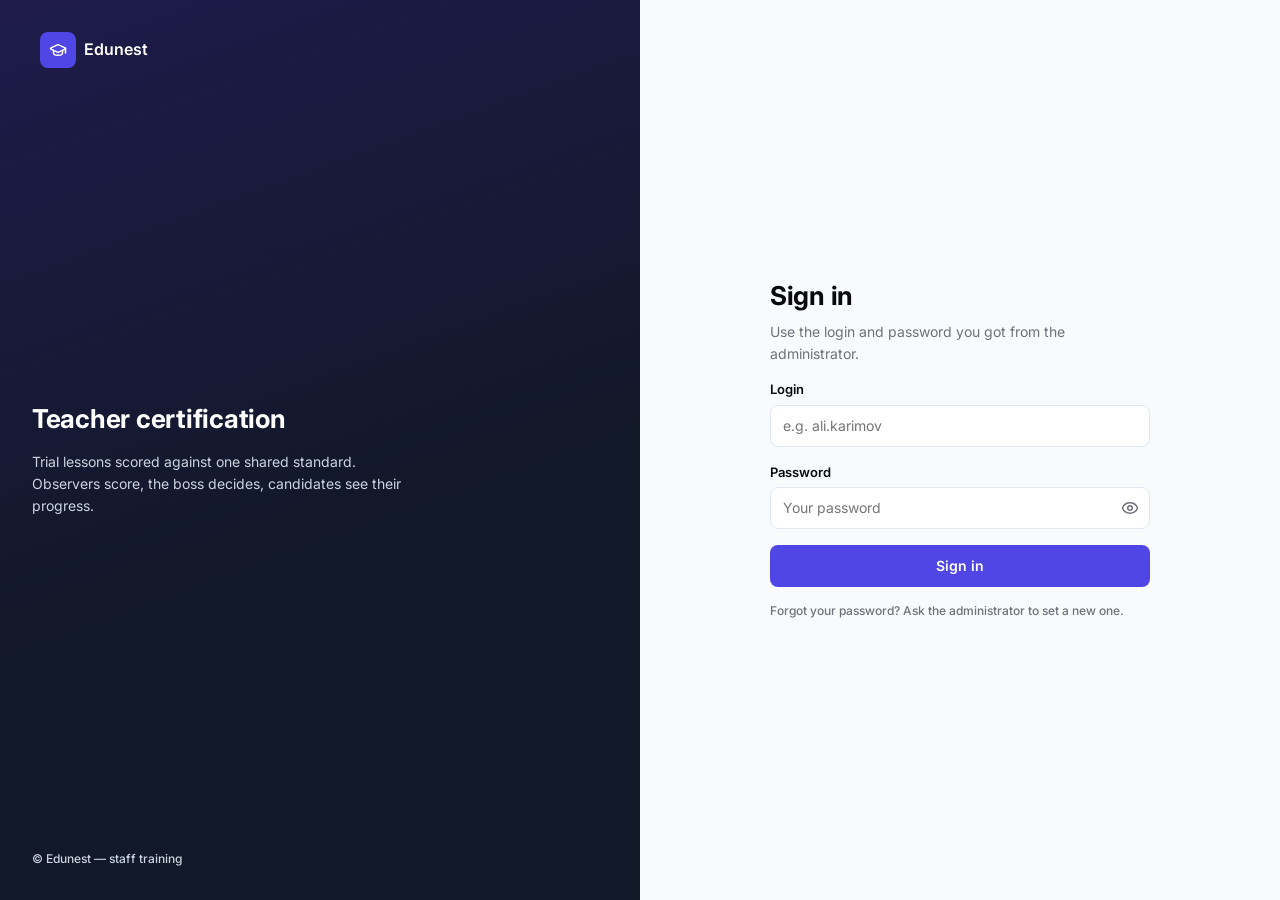
<file: index.html>
<!doctype html>
<html lang="en">
<head>
  <meta charset="utf-8">
  <meta name="viewport" content="width=device-width, initial-scale=1">
  <title>Edunest Staff Training</title>
  <meta name="description" content="Edunest teacher certification: trial lessons, scoring, results and shadowing journal.">
  <link rel="icon" href="data:image/svg+xml,%3Csvg xmlns='http://www.w3.org/2000/svg' viewBox='0 0 32 32'%3E%3Crect width='32' height='32' rx='8' fill='%234F46E5'/%3E%3Cpath d='M16 8 5 13l11 5 11-5-11-5Zm-7 7.5V20c0 1.7 3.1 3.5 7 3.5s7-1.8 7-3.5v-4.5L16 19l-7-3.5Z' fill='white'/%3E%3C/svg%3E">
  <link rel="manifest" href="manifest.webmanifest">
  <meta name="theme-color" content="#111827">
  <link rel="apple-touch-icon" href="assets/icons/apple-touch-icon.png">
  <meta name="apple-mobile-web-app-capable" content="yes">
  <meta name="apple-mobile-web-app-title" content="Edunest">
  <link rel="preconnect" href="https://fonts.googleapis.com">
  <link rel="preconnect" href="https://fonts.gstatic.com" crossorigin>
  <link href="https://fonts.googleapis.com/css2?family=Inter:wght@400;500;600;700&display=swap" rel="stylesheet">
  <link rel="stylesheet" href="assets/app.css">
</head>
<body>
  <div id="app"><div class="boot">Loading…</div></div>
  <noscript>This app needs JavaScript.</noscript>
  <script src="config.js"></script>
  <script src="assets/vendor/supabase-js-2.45.4.js"></script>
  <script type="module" src="app/main.js"></script>
</body>
</html>
</file>
<file: assets/app.css>
/* Edunest design system — same tokens as the WeWeb version (light theme, Inter, indigo accent). */
:root {
  --canvas: #F8FAFC; --surface: #FFFFFF; --elev: #F1F5F9; --elev-h: #E2E8F0;
  --text: #09090B; --text2: #71717A; --muted: #94A3B8; --border: #E2E8F0;
  --indigo: #4F46E5; --indigo-h: #4338CA; --indigo-s: #4F46E51A;
  --em: #059669; --em-s: #0596691A; --em-h: #047857;
  --am: #D97706; --am-s: #D977061A;
  --ro: #E11D48; --ro-s: #E11D481A; --ro-h: #BE123C;
  --sb-bg: #111827; --sb-text: #CBD5E1; --sb-act: #FFFFFF1A;
  --xs: 4px; --sm: 8px; --md: 16px; --lg: 24px; --xl: 32px;
  --r-sm: 8px; --r-md: 12px; --r-lg: 16px;
  --sh-sm: 0 1px 2px #0F172A0D; --sh-md: 0 1px 2px #0F172A14, 0 8px 24px #0F172A14;
  --sidebar: 248px;
  color-scheme: light;
}
* { box-sizing: border-box; }
html, body { margin: 0; }
body { background: var(--canvas); color: var(--text); font: 400 14px/1.55 Inter, system-ui, -apple-system, "Segoe UI", sans-serif; -webkit-font-smoothing: antialiased; }
a { color: inherit; }
button, input, select, textarea { font: inherit; color: inherit; }
:focus-visible { outline: 2px solid var(--indigo); outline-offset: 2px; }
h1, h2, h3, p { margin: 0; }
.boot { display: grid; place-items: center; min-height: 100vh; color: var(--text2); }

/* Type */
.page-title { font: 700 26px/1.25 Inter, sans-serif; letter-spacing: -0.01em; }
.section-title { font: 600 18px/1.35 Inter, sans-serif; }
.card-title { font: 600 15px/1.4 Inter, sans-serif; }
.muted { color: var(--text2); }
.caption { font: 500 12px/1.4 Inter, sans-serif; color: var(--text2); }
.strong { font-weight: 600; }
.stat { font: 700 30px/1.1 Inter, sans-serif; }
.display { font: 700 48px/1 Inter, sans-serif; }
.pre { white-space: pre-wrap; }
.nowrap { white-space: nowrap; }
.ok { color: var(--em); } .warn { color: var(--am); } .bad { color: var(--ro); } .accent { color: var(--indigo); }

/* Layout */
.shell { min-height: 100vh; }
.sidebar { position: fixed; inset: 0 auto 0 0; width: var(--sidebar); background: var(--sb-bg); color: var(--sb-text); display: flex; flex-direction: column; justify-content: space-between; gap: var(--lg); padding: var(--lg) var(--md); overflow-y: auto; z-index: 40; }
.brand { display: flex; align-items: center; gap: var(--sm); padding: 0 var(--sm); text-decoration: none; }
.brand-mark { width: 36px; height: 36px; border-radius: var(--r-sm); background: var(--indigo); display: grid; place-items: center; color: #fff; flex: none; }
.brand-name { color: #fff; font-weight: 600; font-size: 16px; line-height: 1.2; }
.nav { display: flex; flex-direction: column; gap: var(--xs); margin-top: var(--lg); }
.nav a { display: flex; align-items: center; gap: var(--sm); padding: 9px var(--sm); border-radius: var(--r-sm); text-decoration: none; color: var(--sb-text); font-weight: 500; transition: background-color .15s ease, color .15s ease; }
.nav a:hover { background: var(--sb-act); color: #fff; }
.nav a.active { background: var(--indigo); color: #fff; }
.view-as { margin-top: var(--md); padding-top: var(--md); border-top: 1px solid #FFFFFF1A; }
.nav-title { font: 600 11px/1.4 Inter, sans-serif; text-transform: uppercase; letter-spacing: .06em; color: #94A3B8; padding: 0 var(--sm) var(--xs); }
.nav.view-as a.active { background: var(--am); }
.preview-banner { display: flex; align-items: center; gap: var(--sm); flex-wrap: wrap; background: var(--am-s); color: #92400E; border: 1px solid #D9770640; border-radius: var(--r-md); padding: 10px var(--md); }
.user-box { display: flex; align-items: center; gap: var(--sm); padding: var(--sm); border-radius: var(--r-sm); background: var(--sb-act); }
.avatar { width: 34px; height: 34px; border-radius: 999px; background: var(--indigo); color: #fff; display: grid; place-items: center; font-weight: 600; flex: none; }
.user-name { color: #fff; font-weight: 600; line-height: 1.3; overflow: hidden; text-overflow: ellipsis; white-space: nowrap; }
.user-login { font-size: 12px; overflow: hidden; text-overflow: ellipsis; white-space: nowrap; }
.icon-btn { background: transparent; border: 0; color: var(--sb-text); padding: 6px; border-radius: var(--r-sm); cursor: pointer; display: grid; place-items: center; }
.icon-btn:hover { background: var(--sb-act); color: #fff; }
.main { margin-left: var(--sidebar); padding: var(--xl); display: flex; flex-direction: column; gap: var(--lg); min-height: 100vh; max-width: calc(1180px + var(--sidebar)); }
.main.wide { max-width: none; }

@media (max-width: 860px) {
  .sidebar { position: sticky; top: 0; width: 100%; height: auto; flex-direction: column; gap: var(--sm); padding: var(--sm) var(--md); }
  .sidebar-top { display: flex; flex-direction: column; gap: var(--sm); }
  .brand { padding: 0; }
  .nav { flex-direction: row; overflow-x: auto; margin-top: 0; padding-bottom: 2px; scrollbar-width: none; }
  .nav a { flex: none; white-space: nowrap; padding: 7px 10px; }
  .user-box { position: absolute; top: var(--sm); right: var(--md); background: transparent; padding: 0; }
  .user-box .avatar, .user-box .user-text { display: none; }
  .main { margin-left: 0; padding: var(--md); gap: var(--md); }
}

/* Header */
.page-header { display: flex; align-items: flex-end; justify-content: space-between; gap: var(--md); flex-wrap: wrap; }
.page-header .text { display: flex; flex-direction: column; gap: var(--xs); max-width: 640px; }
.actions { display: flex; gap: var(--sm); flex-wrap: wrap; align-items: center; }
.back { display: inline-flex; align-items: center; gap: var(--xs); color: var(--indigo); text-decoration: none; font-weight: 600; align-self: flex-start; }
.back:hover { color: var(--indigo-h); }

/* Cards */
.card { background: var(--surface); border: 1px solid var(--border); border-radius: var(--r-md); box-shadow: var(--sh-sm); padding: var(--lg); display: flex; flex-direction: column; gap: var(--md); min-width: 0; }
.card.flush { padding: 0; gap: 0; overflow: hidden; }
.card-head { display: flex; align-items: center; justify-content: space-between; gap: var(--sm); padding: var(--md) var(--md) var(--sm); }
.card-head .title { display: flex; align-items: center; gap: var(--sm); }
.card.flush > .card-head { padding: var(--md); border-bottom: 1px solid var(--border); }
.card:not(.flush) > .card-head { padding: 0; }
a.card { text-decoration: none; transition: border-color .15s ease, box-shadow .15s ease; }
a.card:hover { border-color: var(--indigo); box-shadow: var(--sh-md); }
.grid { display: grid; gap: var(--md); }
.grid.c2 { grid-template-columns: repeat(2, minmax(0, 1fr)); }
.grid.c3 { grid-template-columns: repeat(3, minmax(0, 1fr)); }
.grid.c4 { grid-template-columns: repeat(4, minmax(0, 1fr)); }
.split { display: grid; grid-template-columns: minmax(0, 2fr) minmax(0, 1fr); gap: var(--lg); align-items: start; }
@media (max-width: 1080px) { .grid.c4 { grid-template-columns: repeat(2, minmax(0, 1fr)); } .split { grid-template-columns: 1fr; } }
@media (max-width: 640px) { .grid.c2, .grid.c3, .grid.c4 { grid-template-columns: 1fr; } }
.grid > *, .split > * { min-width: 0; }
.stack { display: flex; flex-direction: column; gap: var(--md); }
.stack.sm { gap: var(--sm); }
.row-flex { display: flex; align-items: center; gap: var(--sm); flex-wrap: wrap; }
.spacer { flex: 1; }

/* Lists */
.list-row { display: flex; align-items: center; gap: var(--md); padding: 10px var(--md); border-top: 1px solid var(--border); text-decoration: none; color: inherit; min-width: 0; }
.list > .list-row:first-child { border-top: 0; }
a.list-row:hover, button.list-row:hover { background: var(--canvas); }
button.list-row { width: 100%; background: transparent; border-left: 0; border-right: 0; border-bottom: 0; text-align: left; cursor: pointer; }
.list-row .grow { flex: 1; min-width: 0; display: flex; flex-direction: column; gap: 2px; }
.ellipsis { overflow: hidden; text-overflow: ellipsis; white-space: nowrap; }
.date-tile { width: 52px; height: 52px; border-radius: var(--r-sm); background: var(--indigo-s); color: var(--indigo); display: flex; flex-direction: column; align-items: center; justify-content: center; flex: none; }
.date-tile b { font-size: 18px; line-height: 1; }
.date-tile span { font-size: 11px; font-weight: 600; text-transform: uppercase; margin-top: 3px; }
@media (max-width: 640px) { .list-row { flex-wrap: wrap; } .list-row .grow { flex-basis: calc(100% - 70px); } }

/* Tables */
.table-wrap { overflow-x: auto; }
table.table { width: 100%; border-collapse: collapse; }
.table th { text-align: left; font: 600 12px/1.4 Inter, sans-serif; color: var(--text2); text-transform: uppercase; letter-spacing: .03em; padding: 10px var(--md); background: var(--canvas); border-bottom: 1px solid var(--border); white-space: nowrap; }
.table td { padding: 12px var(--md); border-bottom: 1px solid var(--border); vertical-align: middle; }
.table tr:last-child td { border-bottom: 0; }
.table tr.click { cursor: pointer; }
.table tr.click:hover td { background: var(--canvas); }
.person { display: flex; align-items: center; gap: var(--sm); min-width: 0; }
.person .avatar { width: 32px; height: 32px; background: var(--indigo-s); color: var(--indigo); font-size: 13px; }

/* Buttons */
.btn { display: inline-flex; align-items: center; justify-content: center; gap: var(--sm); min-height: 42px; padding: 0 var(--md); border-radius: var(--r-sm); border: 1px solid transparent; font-weight: 600; cursor: pointer; text-decoration: none; white-space: nowrap; transition: background-color .15s ease, border-color .15s ease, color .15s ease; }
.btn:disabled { opacity: .55; cursor: not-allowed; }
.btn.primary { background: var(--indigo); color: #fff; }
.btn.primary:hover:not(:disabled) { background: var(--indigo-h); }
.btn.secondary { background: var(--surface); border-color: var(--border); color: var(--text); }
.btn.secondary:hover:not(:disabled) { background: var(--elev); }
.btn.ghost { background: transparent; color: var(--text2); min-height: 36px; padding: 0 var(--sm); }
.btn.ghost:hover:not(:disabled) { background: var(--elev); color: var(--text); }
.btn.danger { background: var(--ro); color: #fff; }
.btn.danger:hover:not(:disabled) { background: var(--ro-h); }
.btn.success { background: var(--em); color: #fff; }
.btn.success:hover:not(:disabled) { background: var(--em-h); }
.btn.sm { min-height: 34px; padding: 0 12px; font-size: 13px; }
.btn.block { width: 100%; }
.spinner { width: 16px; height: 16px; border-radius: 999px; border: 2px solid currentColor; border-right-color: transparent; animation: spin .7s linear infinite; flex: none; }
.spinner.lg { width: 28px; height: 28px; border-width: 3px; color: var(--indigo); }
@keyframes spin { to { transform: rotate(360deg); } }
.loader { display: grid; place-items: center; padding: var(--xl); }

/* Chips */
.chips { display: flex; flex-wrap: wrap; gap: var(--xs); }
.chip { min-height: 34px; padding: 0 var(--md); border-radius: 999px; border: 1px solid var(--border); background: var(--surface); cursor: pointer; font-weight: 600; font-size: 13px; color: var(--text); transition: background-color .15s ease, border-color .15s ease; white-space: nowrap; }
.chip:hover { background: var(--elev); }
.chip.on { background: var(--indigo-s); border-color: var(--indigo); color: var(--indigo); }
.chip:disabled { opacity: .5; cursor: not-allowed; }
.chip.square { border-radius: var(--r-sm); }

/* Bands 1–9 */
.bands { display: grid; grid-template-columns: repeat(9, minmax(0, 1fr)); gap: var(--xs); }
.band { height: 44px; border-radius: var(--r-sm); border: 1px solid var(--border); background: var(--surface); font: 600 16px/1 Inter, sans-serif; cursor: pointer; transition: background-color .15s ease; }
.band:hover:not(:disabled) { background: var(--elev); }
.band.on { background: var(--indigo); border-color: var(--indigo); color: #fff; }
.band:disabled { cursor: default; }
.band:disabled:not(.on) { opacity: .6; }
.bar { height: 8px; border-radius: 999px; background: var(--elev); overflow: hidden; }
.bar > i { display: block; height: 100%; border-radius: 999px; }

/* Badges */
.badge { display: inline-flex; align-items: center; gap: 4px; padding: 2px 10px; border-radius: 999px; font: 600 12px/1.6 Inter, sans-serif; white-space: nowrap; background: var(--elev); color: var(--text2); }
.badge.info { background: var(--indigo-s); color: var(--indigo); }
.badge.success { background: var(--em-s); color: var(--em); }
.badge.warning { background: var(--am-s); color: var(--am); }
.badge.danger { background: var(--ro-s); color: var(--ro); }

/* Forms */
.field { display: flex; flex-direction: column; gap: 6px; min-width: 0; }
.field > label, .label { font: 600 13px/1.4 Inter, sans-serif; color: var(--text); }
.hint { font-size: 12px; color: var(--text2); }
.input { width: 100%; min-height: 42px; padding: 9px 12px; border: 1px solid var(--border); border-radius: var(--r-sm); background: var(--surface); transition: border-color .15s ease, box-shadow .15s ease; }
.input:focus { outline: none; border-color: var(--indigo); box-shadow: 0 0 0 3px var(--indigo-s); }
textarea.input { resize: vertical; min-height: 84px; }
.input[readonly] { background: var(--canvas); }
.error-text { color: var(--ro); font-weight: 500; }
.error-box { background: var(--ro-s); color: var(--ro); padding: 10px 14px; border-radius: var(--r-sm); font-weight: 500; }
.info-box { background: var(--indigo-s); color: var(--indigo); padding: 10px 14px; border-radius: var(--r-sm); font-weight: 500; }
.warn-box { background: var(--am-s); color: #92400E; padding: 10px 14px; border-radius: var(--r-sm); font-weight: 500; }
.check { display: inline-flex; align-items: center; gap: var(--sm); cursor: pointer; font-weight: 500; }
.check input { width: 18px; height: 18px; accent-color: var(--indigo); }

/* Empty */
.empty { display: flex; flex-direction: column; align-items: center; text-align: center; gap: 6px; padding: var(--xl) var(--md); color: var(--text2); }
.empty .card-title { color: var(--text); }

/* Overlays */
.backdrop { position: fixed; inset: 0; background: #0F172A73; z-index: 60; animation: fade .15s ease; }
.slideover { position: fixed; top: 0; right: 0; bottom: 0; width: 480px; max-width: 100%; background: var(--surface); z-index: 70; display: flex; flex-direction: column; box-shadow: var(--sh-md); animation: slide .2s ease; }
.slideover-head { display: flex; align-items: center; justify-content: space-between; padding: var(--md) var(--lg); border-bottom: 1px solid var(--border); }
.slideover-body { flex: 1; overflow-y: auto; padding: var(--lg); display: flex; flex-direction: column; gap: var(--md); }
.slideover-foot { display: flex; justify-content: flex-end; gap: var(--sm); padding: var(--md) var(--lg); border-top: 1px solid var(--border); }
.dialog { position: fixed; top: 50%; left: 50%; transform: translate(-50%, -50%); width: 440px; max-width: calc(100% - 32px); z-index: 70; background: var(--surface); border-radius: var(--r-lg); padding: var(--lg); display: flex; flex-direction: column; gap: var(--md); box-shadow: var(--sh-md); animation: fade .15s ease; }
.toast { position: fixed; right: var(--lg); bottom: var(--lg); z-index: 90; background: var(--sb-bg); color: #fff; padding: 10px var(--md); border-radius: var(--r-md); display: flex; align-items: center; gap: var(--sm); box-shadow: var(--sh-md); max-width: 420px; animation: fade .2s ease; }
.toast.bad { background: var(--ro); }
@media (max-width: 640px) { .toast { left: var(--md); right: var(--md); bottom: var(--md); max-width: none; } }
@keyframes fade { from { opacity: 0; } }
@keyframes slide { from { transform: translateX(24px); opacity: 0; } }
@media (prefers-reduced-motion: reduce) { *, *::before, *::after { animation: none !important; transition: none !important; } }

/* Stage steps */
.steps { display: grid; grid-template-columns: repeat(6, minmax(0, 1fr)); gap: var(--sm); }
.step { display: flex; flex-direction: column; align-items: center; gap: var(--xs); text-align: center; }
.step i { width: 36px; height: 36px; border-radius: 999px; display: grid; place-items: center; font-style: normal; font-weight: 600; background: var(--elev); color: var(--text2); }
.step.done i, .step.now i { background: var(--indigo); color: #fff; }
.step.now i { box-shadow: 0 0 0 4px #4F46E533; }
.step.now span { color: var(--text); font-weight: 600; }
.step span { font-size: 12px; color: var(--text2); }
@media (max-width: 640px) { .steps { grid-template-columns: repeat(3, minmax(0, 1fr)); row-gap: var(--md); } }

/* Login */
.login { min-height: 100vh; display: grid; grid-template-columns: 1fr 1fr; }
.login-art { background: linear-gradient(160deg, #1E1B4B, #111827 60%); color: #fff; padding: var(--xl); display: flex; flex-direction: column; justify-content: space-between; }
.login-art p { color: var(--sb-text); max-width: 380px; }
.login-form { display: grid; place-items: center; padding: var(--lg); }
.login-form form { width: 100%; max-width: 380px; display: flex; flex-direction: column; gap: var(--md); }
@media (max-width: 860px) { .login { grid-template-columns: 1fr; } .login-art { display: none; } }

/* Score / descriptors */
.criterion { border-left: 4px solid var(--border); }
.criterion.done { border-left-color: var(--indigo); }
.descriptors { background: var(--canvas); border-radius: var(--r-sm); padding: var(--sm) 12px; display: flex; flex-direction: column; gap: 4px; font-size: 13px; }
.sticky-bar { position: sticky; bottom: var(--md); z-index: 20; flex-direction: row; align-items: center; justify-content: space-between; flex-wrap: wrap; box-shadow: var(--sh-md); padding: var(--md) var(--lg); }
.link-btn { background: none; border: 0; padding: 0; color: var(--indigo); font-weight: 600; cursor: pointer; display: inline-flex; align-items: center; gap: 4px; align-self: flex-start; }
.link-btn:hover { color: var(--indigo-h); }

/* Setup notice */
.setup { max-width: 640px; margin: 10vh auto; }
code { background: var(--elev); padding: 1px 6px; border-radius: 6px; font-size: 13px; }

/* Print (lesson report) */
.report { max-width: 760px; margin: 0 auto; padding: var(--xl) var(--md); display: flex; flex-direction: column; gap: var(--lg); }
.report table { width: 100%; border-collapse: collapse; }
.report th, .report td { border: 1px solid var(--border); padding: 6px 8px; text-align: left; font-size: 13px; }
.sign { display: grid; grid-template-columns: 1fr 1fr; gap: var(--xl); margin-top: var(--xl); }
.sign div { border-top: 1px solid var(--text); padding-top: 6px; font-size: 12px; color: var(--text2); }
@media print {
  .no-print { display: none !important; }
  body { background: #fff; }
  .report { padding: 0; }
  @page { size: A4; margin: 16mm; }
}
</file>
